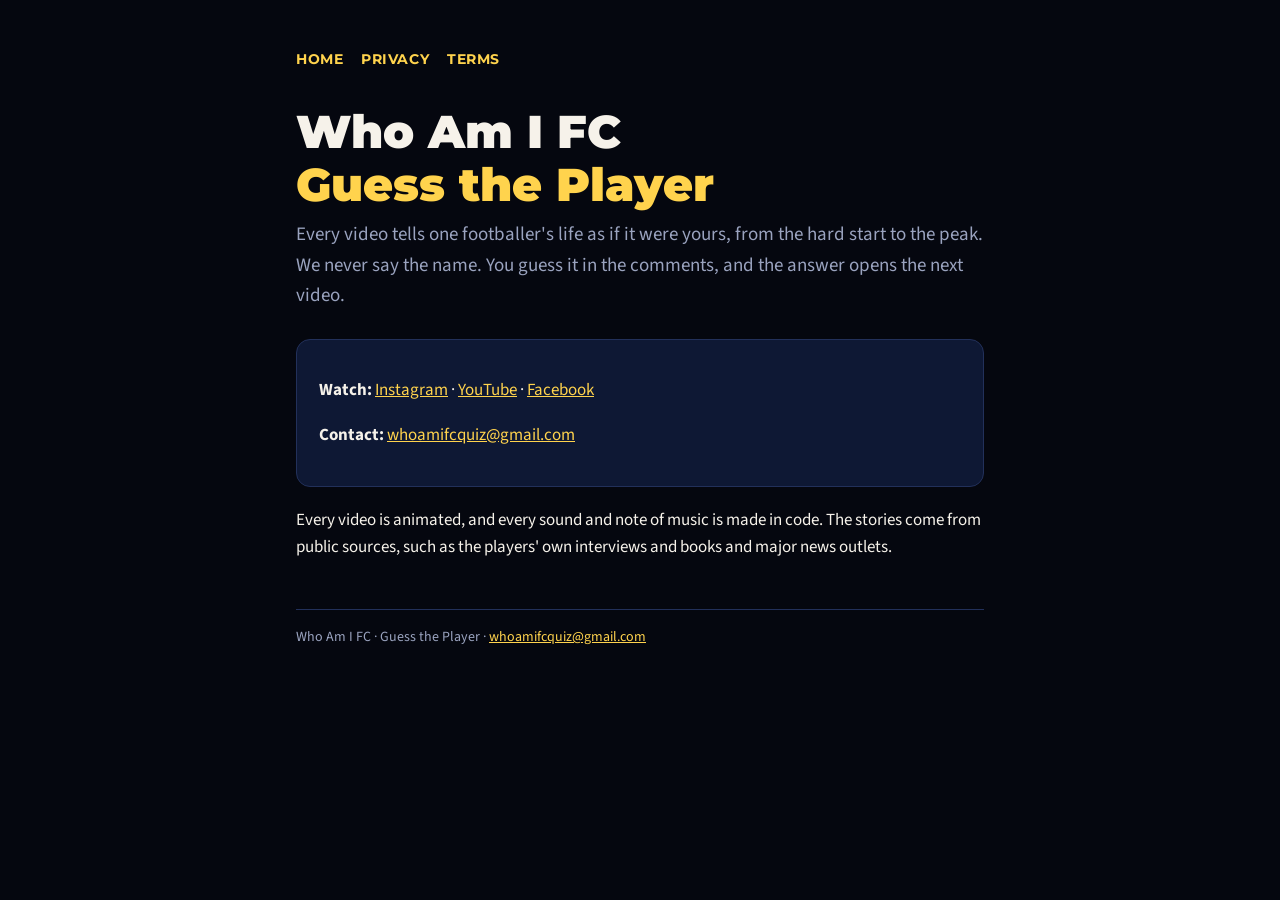
<file: index.html>
<!doctype html><html lang="en"><head><meta charset="utf-8"><meta name="viewport" content="width=device-width, initial-scale=1"><link rel="preconnect" href="https://fonts.googleapis.com"><link rel="preconnect" href="https://fonts.gstatic.com" crossorigin><link rel="stylesheet" href="https://fonts.googleapis.com/css2?family=Montserrat:wght@700;900&family=Source+Sans+3:wght@400;600&display=swap"><link rel="stylesheet" href="style.css"><title>Who Am I FC</title><meta name="description" content="Guess the Player: one footballer's life in every video, and we never say the name."></head><body><main>
<nav><a href="./">Home</a><a href="privacy.html">Privacy</a><a href="terms.html">Terms</a></nav>
<h1>Who Am I FC<br><span>Guess the Player</span></h1>
<p class="lede">Every video tells one footballer's life as if it were yours, from the hard start to the peak. We never say the name. You guess it in the comments, and the answer opens the next video.</p>
<div class="card">
<p><b>Watch:</b> <a href="https://www.instagram.com/whoamifcquiz/">Instagram</a> · <a href="https://www.youtube.com/@whoamifcquiz">YouTube</a> · <a href="https://www.facebook.com/whoamifcquiz">Facebook</a></p>
<p><b>Contact:</b> <a href="mailto:whoamifcquiz@gmail.com">whoamifcquiz@gmail.com</a></p>
</div>
<p>Every video is animated, and every sound and note of music is made in code. The stories come from public sources, such as the players' own interviews and books and major news outlets.</p>
<footer>Who Am I FC · Guess the Player · <a href="mailto:whoamifcquiz@gmail.com">whoamifcquiz@gmail.com</a></footer>
</main></body></html>
</file>
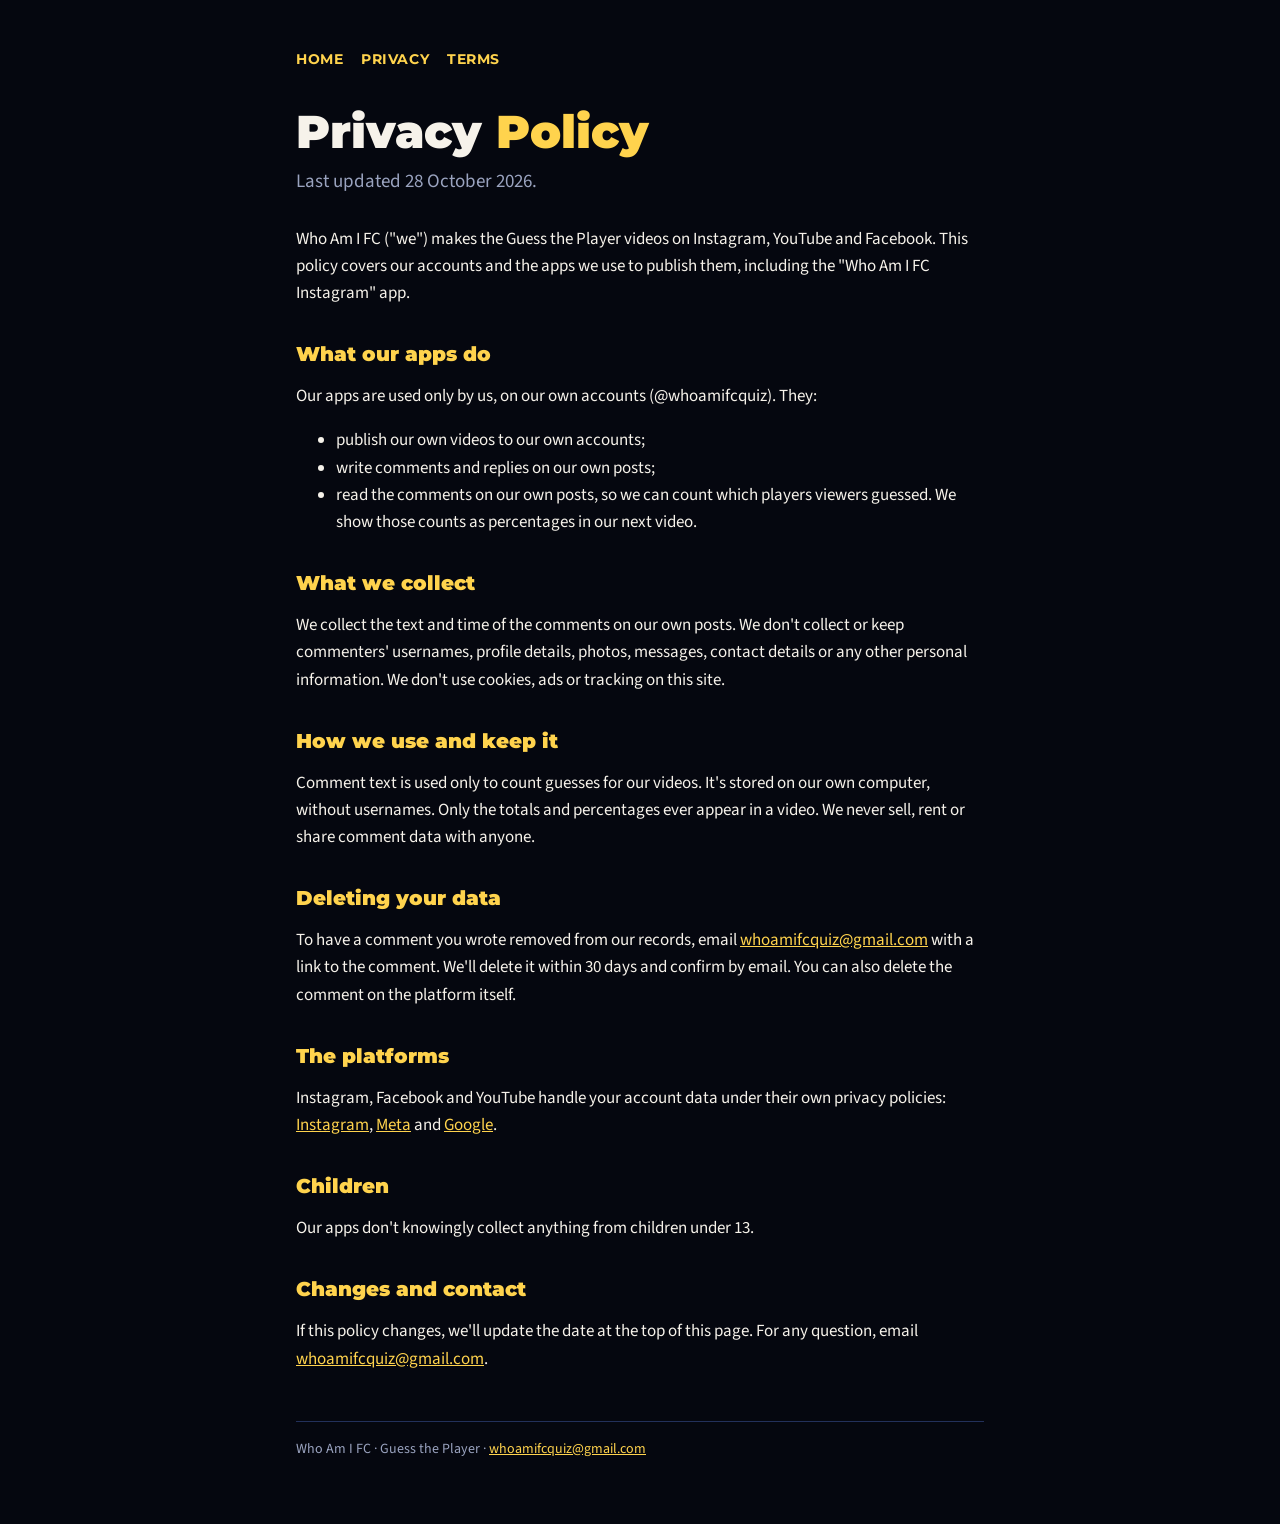
<file: privacy.html>
<!doctype html><html lang="en"><head><meta charset="utf-8"><meta name="viewport" content="width=device-width, initial-scale=1"><link rel="preconnect" href="https://fonts.googleapis.com"><link rel="preconnect" href="https://fonts.gstatic.com" crossorigin><link rel="stylesheet" href="https://fonts.googleapis.com/css2?family=Montserrat:wght@700;900&family=Source+Sans+3:wght@400;600&display=swap"><link rel="stylesheet" href="style.css"><title>Privacy Policy · Who Am I FC</title></head><body><main>
<nav><a href="./">Home</a><a href="privacy.html">Privacy</a><a href="terms.html">Terms</a></nav>
<h1>Privacy <span>Policy</span></h1>
<p class="lede">Last updated 28 October 2026.</p>
<p>Who Am I FC ("we") makes the Guess the Player videos on Instagram, YouTube and Facebook. This policy covers our accounts and the apps we use to publish them, including the "Who Am I FC Instagram" app.</p>
<h2>What our apps do</h2>
<p>Our apps are used only by us, on our own accounts (@whoamifcquiz). They:</p>
<ul>
<li>publish our own videos to our own accounts;</li>
<li>write comments and replies on our own posts;</li>
<li>read the comments on our own posts, so we can count which players viewers guessed. We show those counts as percentages in our next video.</li>
</ul>
<h2>What we collect</h2>
<p>We collect the text and time of the comments on our own posts. We don't collect or keep commenters' usernames, profile details, photos, messages, contact details or any other personal information. We don't use cookies, ads or tracking on this site.</p>
<h2>How we use and keep it</h2>
<p>Comment text is used only to count guesses for our videos. It's stored on our own computer, without usernames. Only the totals and percentages ever appear in a video. We never sell, rent or share comment data with anyone.</p>
<h2 id="deletion">Deleting your data</h2>
<p>To have a comment you wrote removed from our records, email <a href="mailto:whoamifcquiz@gmail.com">whoamifcquiz@gmail.com</a> with a link to the comment. We'll delete it within 30 days and confirm by email. You can also delete the comment on the platform itself.</p>
<h2>The platforms</h2>
<p>Instagram, Facebook and YouTube handle your account data under their own privacy policies: <a href="https://privacycenter.instagram.com/policy">Instagram</a>, <a href="https://www.facebook.com/privacy/policy">Meta</a> and <a href="https://policies.google.com/privacy">Google</a>.</p>
<h2>Children</h2>
<p>Our apps don't knowingly collect anything from children under 13.</p>
<h2>Changes and contact</h2>
<p>If this policy changes, we'll update the date at the top of this page. For any question, email <a href="mailto:whoamifcquiz@gmail.com">whoamifcquiz@gmail.com</a>.</p>
<footer>Who Am I FC · Guess the Player · <a href="mailto:whoamifcquiz@gmail.com">whoamifcquiz@gmail.com</a></footer>
</main></body></html>
</file>
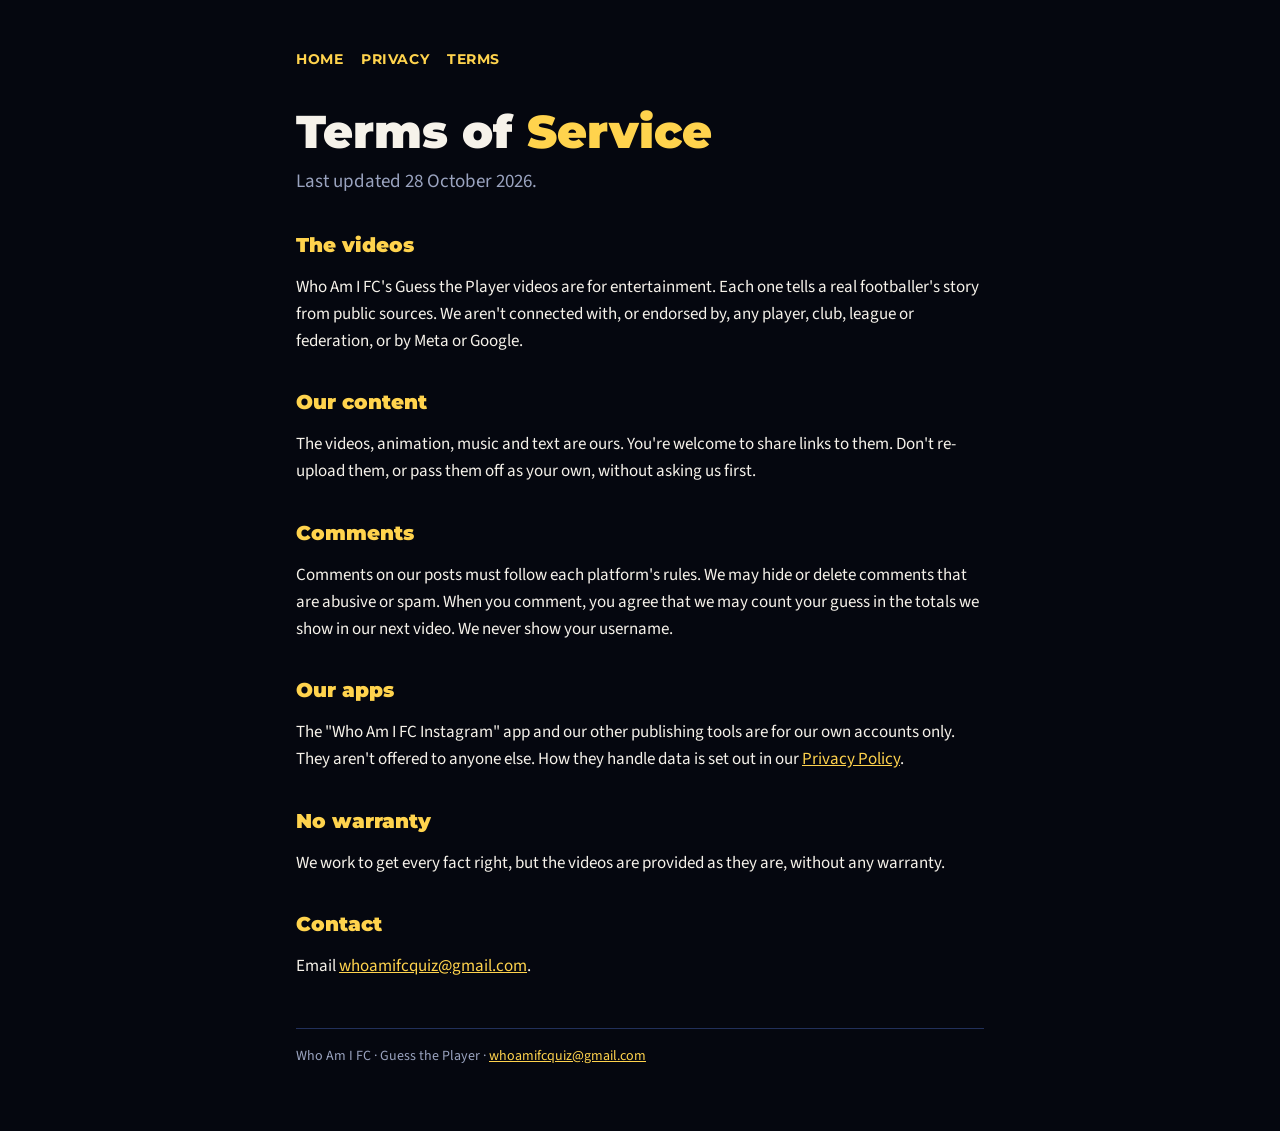
<file: terms.html>
<!doctype html><html lang="en"><head><meta charset="utf-8"><meta name="viewport" content="width=device-width, initial-scale=1"><link rel="preconnect" href="https://fonts.googleapis.com"><link rel="preconnect" href="https://fonts.gstatic.com" crossorigin><link rel="stylesheet" href="https://fonts.googleapis.com/css2?family=Montserrat:wght@700;900&family=Source+Sans+3:wght@400;600&display=swap"><link rel="stylesheet" href="style.css"><title>Terms of Service · Who Am I FC</title></head><body><main>
<nav><a href="./">Home</a><a href="privacy.html">Privacy</a><a href="terms.html">Terms</a></nav>
<h1>Terms of <span>Service</span></h1>
<p class="lede">Last updated 28 October 2026.</p>
<h2>The videos</h2>
<p>Who Am I FC's Guess the Player videos are for entertainment. Each one tells a real footballer's story from public sources. We aren't connected with, or endorsed by, any player, club, league or federation, or by Meta or Google.</p>
<h2>Our content</h2>
<p>The videos, animation, music and text are ours. You're welcome to share links to them. Don't re-upload them, or pass them off as your own, without asking us first.</p>
<h2>Comments</h2>
<p>Comments on our posts must follow each platform's rules. We may hide or delete comments that are abusive or spam. When you comment, you agree that we may count your guess in the totals we show in our next video. We never show your username.</p>
<h2>Our apps</h2>
<p>The "Who Am I FC Instagram" app and our other publishing tools are for our own accounts only. They aren't offered to anyone else. How they handle data is set out in our <a href="privacy.html">Privacy Policy</a>.</p>
<h2>No warranty</h2>
<p>We work to get every fact right, but the videos are provided as they are, without any warranty.</p>
<h2>Contact</h2>
<p>Email <a href="mailto:whoamifcquiz@gmail.com">whoamifcquiz@gmail.com</a>.</p>
<footer>Who Am I FC · Guess the Player · <a href="mailto:whoamifcquiz@gmail.com">whoamifcquiz@gmail.com</a></footer>
</main></body></html>
</file>
<file: style.css>
:root { --bg: #05070F; --panel: #0E1834; --ink: #F6F2EA; --muted: #9AA3BF; --gold: #FFD34D; --line: #22305A; }
* { box-sizing: border-box; }
body { margin: 0; background: var(--bg); color: var(--ink); font: 17px/1.6 "Source Sans 3", system-ui, sans-serif; }
main { max-width: 720px; margin: 0 auto; padding: 48px 16px 64px; }
h1, h2 { font-family: Montserrat, system-ui, sans-serif; font-weight: 900; line-height: 1.15; }
h1 { font-size: clamp(30px, 7vw, 46px); margin: 0 0 8px; }
h1 span { color: var(--gold); }
h2 { font-size: 20px; margin: 36px 0 8px; color: var(--gold); }
p, li { color: var(--ink); }
.lede { color: var(--muted); font-size: 19px; margin: 0 0 28px; }
.card { background: var(--panel); border: 1px solid var(--line); border-radius: 14px; padding: 20px 22px; margin: 20px 0; }
a { color: var(--gold); }
nav { display: flex; gap: 18px; flex-wrap: wrap; margin-bottom: 36px; font-weight: 700; font-family: Montserrat, system-ui, sans-serif; font-size: 14px; letter-spacing: .04em; text-transform: uppercase; }
nav a { text-decoration: none; }
footer { margin-top: 48px; color: var(--muted); font-size: 14px; border-top: 1px solid var(--line); padding-top: 16px; }
</file>
